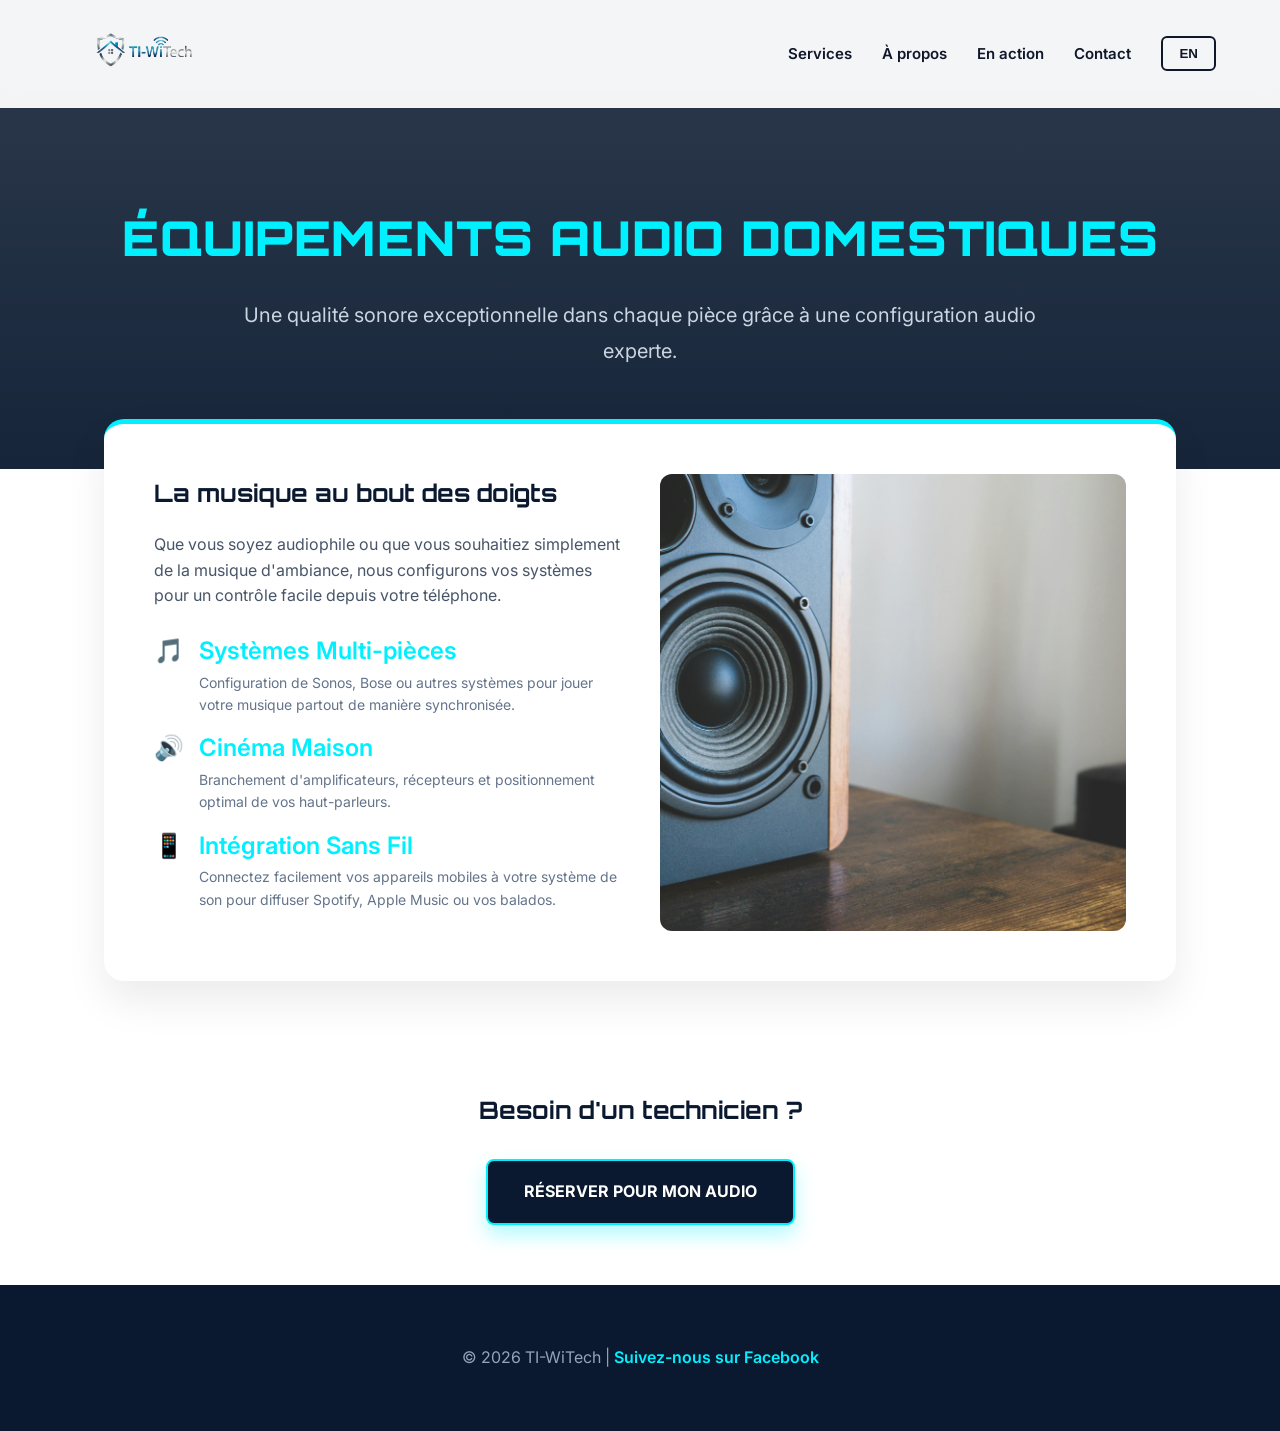
<file: service-audio.html>
<!DOCTYPE html>
<html lang="fr">
<head>
    <meta charset="UTF-8">
    <meta name="viewport" content="width=device-width, initial-scale=1.0">
    <title>Équipement Audio | TI-WiTech</title>
        <link href="https://fonts.googleapis.com/css2?family=Orbitron:wght@700;900&family=Inter:wght@400;600;700&display=swap" rel="stylesheet">

    <link rel="stylesheet" href="style.css">
    </head>
<body>
    <script>
        if (localStorage.getItem('siteTheme') === 'dark') {
            document.body.classList.add('dark-mode');
        }
    </script>
    <header>
        <a href="index.html" class="logo"><img src="logo.png" alt="TI-WiTech Logo"></a>
        <nav>
            <a href="index.html#services" id="nav-services">Services</a>
            <a href="index.html#about" id="nav-about">À propos</a>
            <a href="index.html#galerie" id="nav-galerie">En action</a>
            <a href="index.html#contact" id="nav-contact">Contact</a>
            <button class="lang-btn" onclick="toggleLang()">EN</button>
        </nav>
    </header>

    <section class="service-hero" style="background: linear-gradient(rgba(10, 25, 47, 0.85), rgba(10, 25, 47, 0.95)), url('https://images.unsplash.com/photo-1545454675-3531b543be5d?auto=format&fit=crop&w=1920&q=80') center/cover;">
        <h1 id="page-aud-title">ÉQUIPEMENTS AUDIO DOMESTIQUES</h1>
        <p id="page-aud-desc">Une qualité sonore exceptionnelle dans chaque pièce grâce à une configuration audio experte.</p>
    </section>

    <section class="service-details">
        <div class="details-grid">
            <div class="details-text">
                <h2 id="aud-detail-title">La musique au bout des doigts</h2>
                <p id="aud-detail-text">Que vous soyez audiophile ou que vous souhaitiez simplement de la musique d'ambiance, nous configurons vos systèmes pour un contrôle facile depuis votre téléphone.</p>
                
                <ul class="feature-list">
                    <li>
                        <span>🎵</span>
                        <div>
                            <span id="aud-feat-1-title">Systèmes Multi-pièces</span>
                            <p id="aud-feat-1-desc">Configuration de Sonos, Bose ou autres systèmes pour jouer votre musique partout de manière synchronisée.</p>
                        </div>
                    </li>
                    <li>
                        <span>🔊</span>
                        <div>
                            <span id="aud-feat-2-title">Cinéma Maison</span>
                            <p id="aud-feat-2-desc">Branchement d'amplificateurs, récepteurs et positionnement optimal de vos haut-parleurs.</p>
                        </div>
                    </li>
                    <li>
                        <span>📱</span>
                        <div>
                            <span id="aud-feat-3-title">Intégration Sans Fil</span>
                            <p id="aud-feat-3-desc">Connectez facilement vos appareils mobiles à votre système de son pour diffuser Spotify, Apple Music ou vos balados.</p>
                        </div>
                    </li>
                </ul>
            </div>
<div class="details-image">
    <img src="Audio.png" alt="Équipement Audio">
</div>
        </div>
    </section>

    <section class="action-section">
        <h2 style="margin-bottom: 30px; font-family: 'Orbitron', sans-serif; color: #0a192f;" id="aud-action-title">Besoin d'un technicien ?</h2>
        <a href="index.html?service=Audio#contact" class="btn-glowing" id="page-aud-cta">RÉSERVER POUR MON AUDIO</a>
    </section>

    <footer>
        <span id="footer-text">© 2026 TI-WiTech | </span><a href="https://www.facebook.com/share/1AQKgXYb18/?mibextid=wwXIfr" target="_blank" id="footer-fb">Suivez-nous sur Facebook</a>
    </footer>

    <script src="script.js"></script>
</body>
</html>
</file>
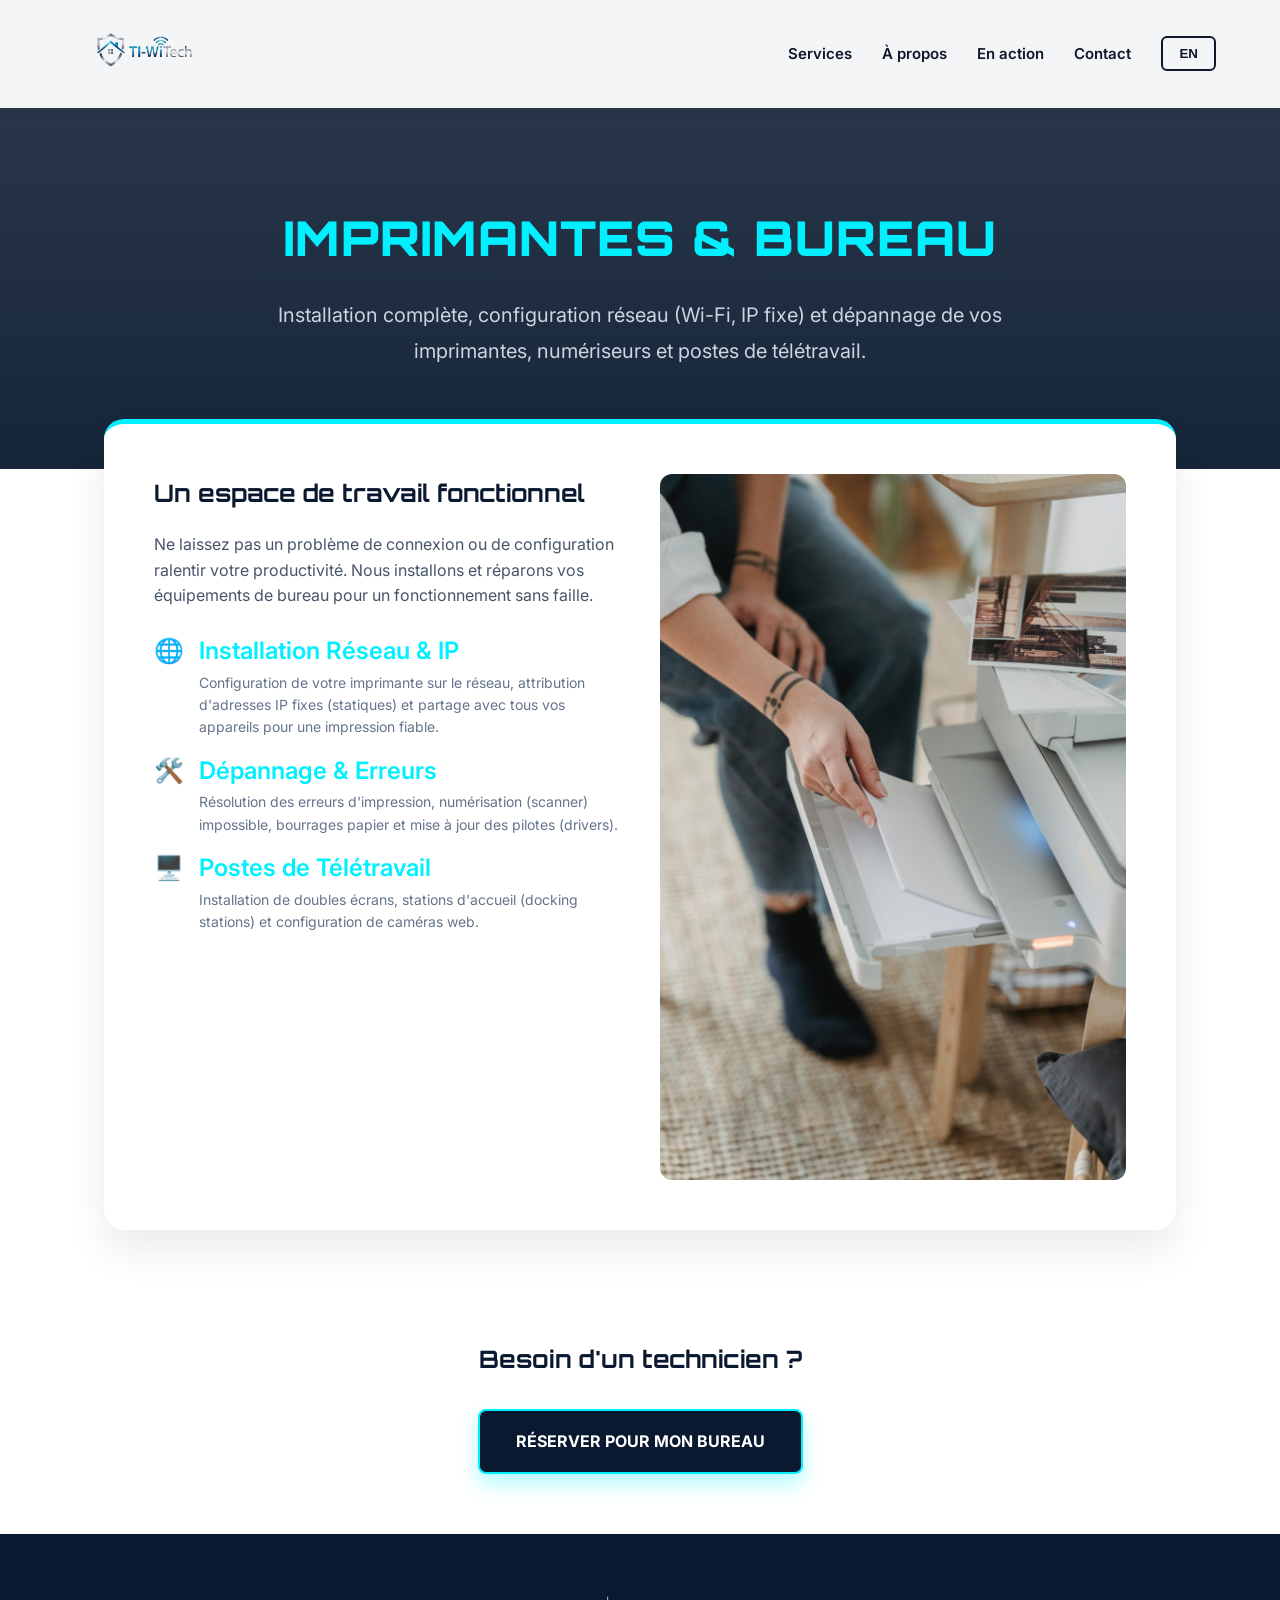
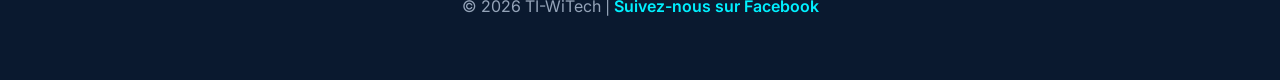
<file: service-imprimante.html>
<!DOCTYPE html>
<html lang="fr">
<head>
    <meta charset="UTF-8">
    <meta name="viewport" content="width=device-width, initial-scale=1.0">
    <title>Imprimantes & Bureau | TI-WiTech</title>
    <link href="https://fonts.googleapis.com/css2?family=Orbitron:wght@700;900&family=Inter:wght@400;600;700&display=swap" rel="stylesheet">
    <link rel="stylesheet" href="style.css">
</head>
<body>
    <script>
        if (localStorage.getItem('siteTheme') === 'dark') {
            document.body.classList.add('dark-mode');
        }
    </script>
    <header>
        <a href="index.html" class="logo"><img src="logo.png" alt="TI-WiTech Logo"></a>
        <nav>
            <a href="index.html#services" id="nav-services">Services</a>
            <a href="index.html#about" id="nav-about">À propos</a>
            <a href="index.html#galerie" id="nav-galerie">En action</a>
            <a href="index.html#contact" id="nav-contact">Contact</a>
            <button class="lang-btn" onclick="toggleLang()">EN</button>
        </nav>
    </header>

<section class="service-hero" style="background: linear-gradient(rgba(10, 25, 47, 0.85), rgba(10, 25, 47, 0.95)), url('https://images.unsplash.com/photo-1581090122319-8fab66e14d24?auto=format&fit=crop&w=1920&q=80') center/cover;">
        <h1 id="page-imp-title">IMPRIMANTES & BUREAU</h1>
        <p id="page-imp-desc">Installation complète, configuration réseau (Wi-Fi, IP fixe) et dépannage de vos imprimantes, numériseurs et postes de télétravail.</p>
    </section>

    <section class="service-details">
        <div class="details-grid">
            <div class="details-text">
                <h2 id="imp-detail-title">Un espace de travail fonctionnel</h2>
                <p id="imp-detail-text">Ne laissez pas un problème de connexion ou de configuration ralentir votre productivité. Nous installons et réparons vos équipements de bureau pour un fonctionnement sans faille.</p>
                
                <ul class="feature-list">
                    <li>
                        <span>🌐</span>
                        <div>
                            <span id="imp-feat-1-title">Installation Réseau & IP</span>
                            <p id="imp-feat-1-desc">Configuration de votre imprimante sur le réseau, attribution d'adresses IP fixes (statiques) et partage avec tous vos appareils pour une impression fiable.</p>
                        </div>
                    </li>
                    <li>
                        <span>🛠️</span>
                        <div>
                            <span id="imp-feat-2-title">Dépannage & Erreurs</span>
                            <p id="imp-feat-2-desc">Résolution des erreurs d'impression, numérisation (scanner) impossible, bourrages papier et mise à jour des pilotes (drivers).</p>
                        </div>
                    </li>
                    <li>
                        <span>🖥️</span>
                        <div>
                            <span id="imp-feat-3-title">Postes de Télétravail</span>
                            <p id="imp-feat-3-desc">Installation de doubles écrans, stations d'accueil (docking stations) et configuration de caméras web.</p>
                        </div>
                    </li>
                </ul>
            </div>
<div class="details-image">
    <img src="Imprimante.png" alt="Utilisation d'une imprimante">
</div>
        </div>
    </section>

    <section class="action-section">
        <h2 style="margin-bottom: 30px; font-family: 'Orbitron', sans-serif; color: #0a192f;" id="imp-action-title">Besoin d'un technicien ?</h2>
        <a href="index.html?service=Imprimante / Bureau#contact" class="btn-glowing" id="page-imp-cta">RÉSERVER POUR MON BUREAU</a>
    </section>

    <footer>
        <span id="footer-text">© 2026 TI-WiTech | </span><a href="https://www.facebook.com/share/1AQKgXYb18/?mibextid=wwXIfr" target="_blank" id="footer-fb">Suivez-nous sur Facebook</a>
    </footer>

    <script src="script.js"></script>
</body>
</html>
</file>
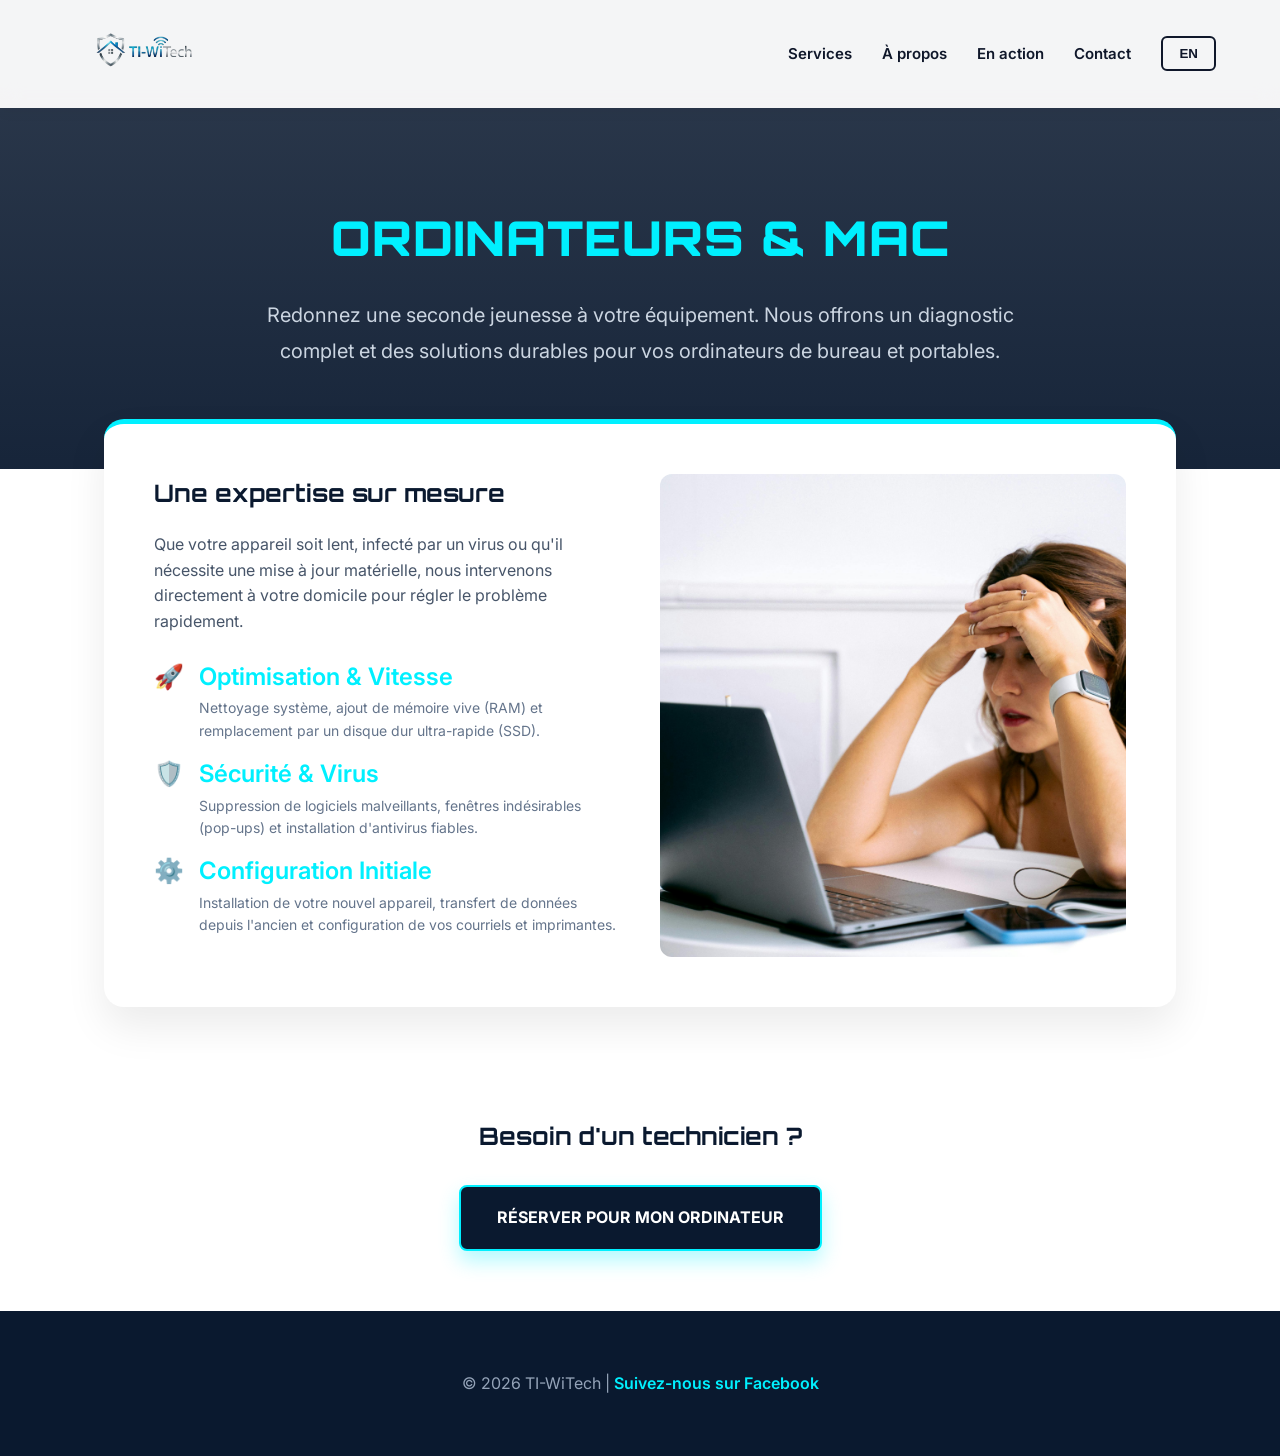
<file: service-ordinateur.html>
<!DOCTYPE html>
<html lang="fr">
<head>
    <meta charset="UTF-8">
    <meta name="viewport" content="width=device-width, initial-scale=1.0">
    <title>Service Ordinateurs & Mac | TI-WiTech</title>
   
    <link href="https://fonts.googleapis.com/css2?family=Orbitron:wght@700;900&family=Inter:wght@400;600;700&display=swap" rel="stylesheet">

<link rel="stylesheet" href="style.css">
</head>
<body>
<script>
        if (localStorage.getItem('siteTheme') === 'dark') {
            document.body.classList.add('dark-mode');
        }
    </script>
    <header>
        <a href="index.html" class="logo"><img src="logo.png" alt="TI-WiTech Logo"></a>
        <nav>
            <a href="index.html#services" id="nav-services">Services</a>
            <a href="index.html#about" id="nav-about">À propos</a>
            <a href="index.html#galerie" id="nav-galerie">En action</a>
            <a href="index.html#contact" id="nav-contact">Contact</a>
            <button class="lang-btn" onclick="toggleLang()">EN</button>
        </nav>
    </header>

  <section class="service-hero" style="background: linear-gradient(rgba(10, 25, 47, 0.85), rgba(10, 25, 47, 0.95)), url('https://images.unsplash.com/photo-1517336714731-489689fd1ca8?auto=format&fit=crop&w=1920&q=80') center/cover;">
        <h1 id="page-ord-title">ORDINATEURS & MAC</h1>
        <p id="page-ord-desc">Redonnez une seconde jeunesse à votre équipement. Nous offrons un diagnostic complet et des solutions durables pour vos ordinateurs de bureau et portables.</p>
    </section>

    <section class="service-details">
        <div class="details-grid">
            <div class="details-text">
                <h2 id="ord-detail-title">Une expertise sur mesure</h2>
                <p id="ord-detail-text">Que votre appareil soit lent, infecté par un virus ou qu'il nécessite une mise à jour matérielle, nous intervenons directement à votre domicile pour régler le problème rapidement.</p>
                
                <ul class="feature-list">
                    <li>
                        <span>🚀</span>
                        <div>
                            <span id="ord-feat-1-title">Optimisation & Vitesse</span>
                            <p id="ord-feat-1-desc">Nettoyage système, ajout de mémoire vive (RAM) et remplacement par un disque dur ultra-rapide (SSD).</p>
                        </div>
                    </li>
                    <li>
                        <span>🛡️</span>
                        <div>
                            <span id="ord-feat-2-title">Sécurité & Virus</span>
                            <p id="ord-feat-2-desc">Suppression de logiciels malveillants, fenêtres indésirables (pop-ups) et installation d'antivirus fiables.</p>
                        </div>
                    </li>
                    <li>
                        <span>⚙️</span>
                        <div>
                            <span id="ord-feat-3-title">Configuration Initiale</span>
                            <p id="ord-feat-3-desc">Installation de votre nouvel appareil, transfert de données depuis l'ancien et configuration de vos courriels et imprimantes.</p>
                        </div>
                    </li>
                </ul>
            </div>
            <div class="details-image">
                <img src="Ordinateur.png" alt="Réparation ordinateur">
            </div>
        </div>
    </section>

    <section class="action-section">
        <h2 style="margin-bottom: 30px; font-family: 'Orbitron', sans-serif; color: #0a192f;" id="ord-action-title">Besoin d'un technicien ?</h2>
        <a href="index.html?service=Ordinateur / Mac#contact" class="btn-glowing" id="page-ord-cta">RÉSERVER POUR MON ORDINATEUR</a>
    </section>

    <footer>
        <span id="footer-text">© 2026 TI-WiTech | </span><a href="https://www.facebook.com/share/1AQKgXYb18/?mibextid=wwXIfr" target="_blank" id="footer-fb">Suivez-nous sur Facebook</a>
    </footer>

    <script src="script.js"></script>
</body>
</html>
</file>
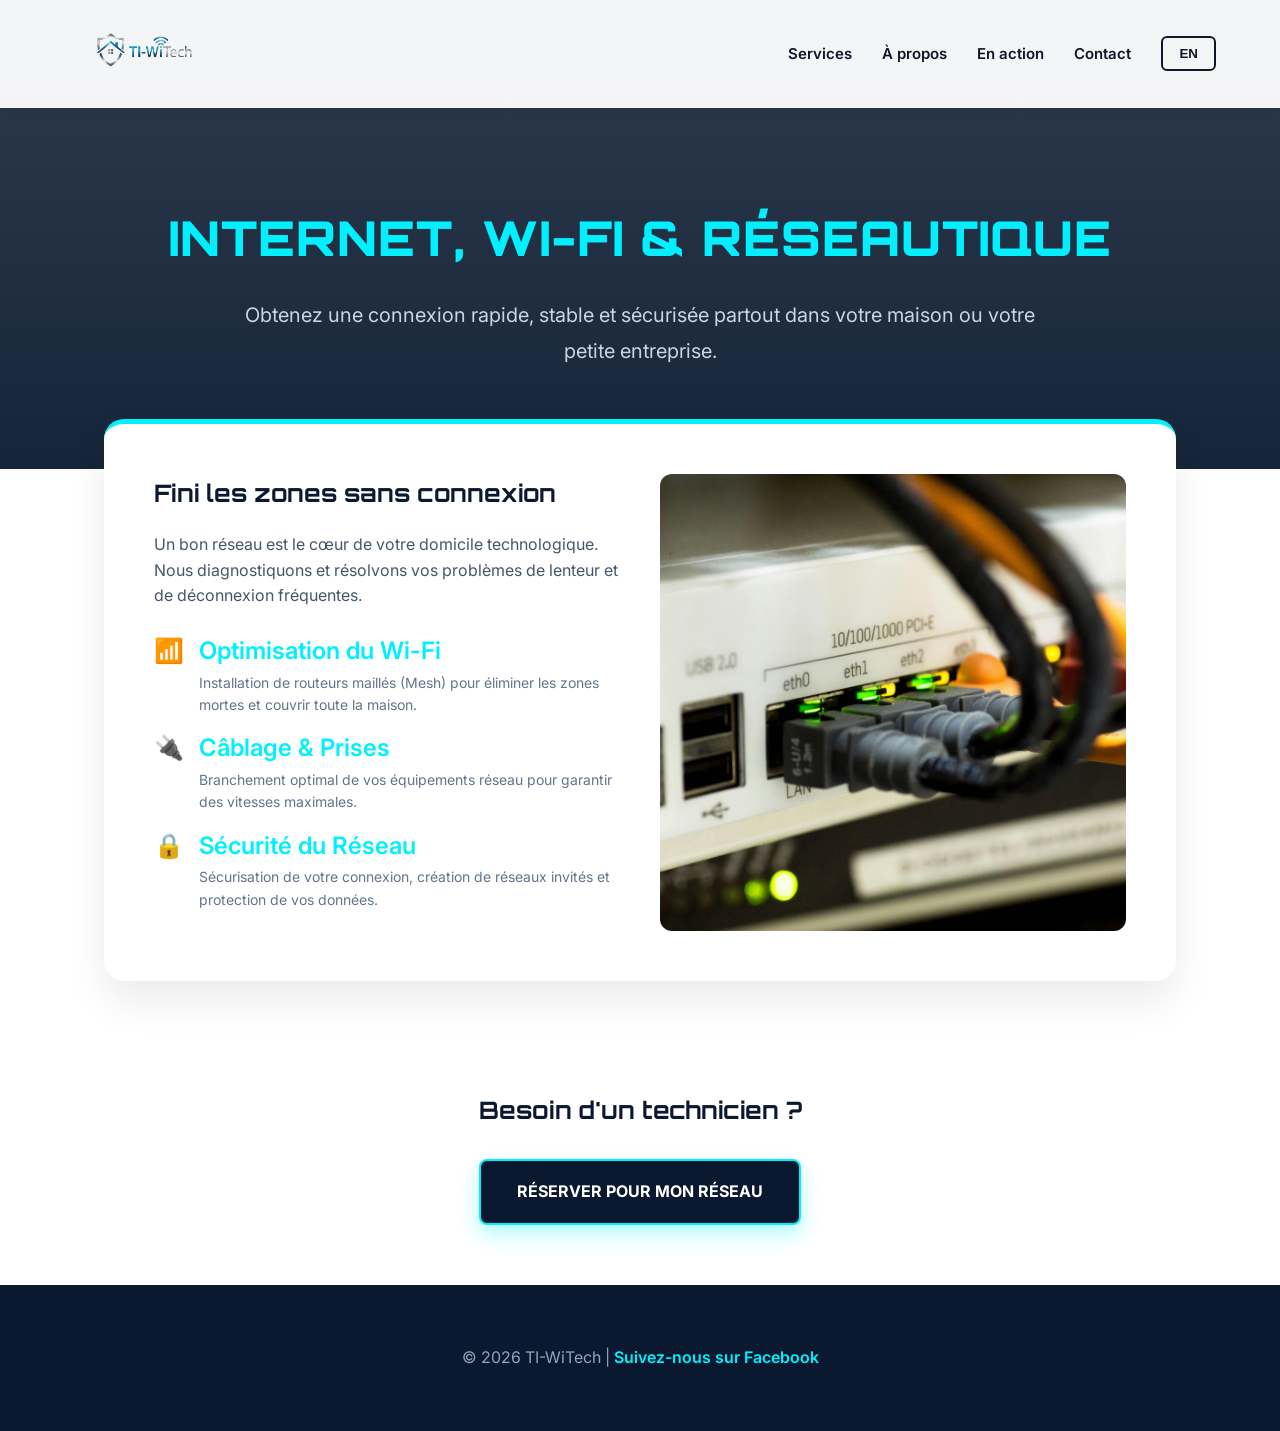
<file: service-reseau.html>
<!DOCTYPE html>
<html lang="fr">
<head>
    <meta charset="UTF-8">
    <meta name="viewport" content="width=device-width, initial-scale=1.0">
    <title>Internet & Wi-Fi | TI-WiTech</title>
    
    <link href="https://fonts.googleapis.com/css2?family=Orbitron:wght@700;900&family=Inter:wght@400;600;700&display=swap" rel="stylesheet">
    
    <link rel="stylesheet" href="style.css">
</head>
<body>
    <script>
        if (localStorage.getItem('siteTheme') === 'dark') {
            document.body.classList.add('dark-mode');
        }
    </script>
    <header>
        <a href="index.html" class="logo"><img src="logo.png" alt="TI-WiTech Logo"></a>
        <nav>
            <a href="index.html#services" id="nav-services">Services</a>
            <a href="index.html#about" id="nav-about">À propos</a>
            <a href="index.html#galerie" id="nav-galerie">En action</a>
            <a href="index.html#contact" id="nav-contact">Contact</a>
            <button class="lang-btn" onclick="toggleLang()">EN</button>
        </nav>
    </header>

    <section class="service-hero" style="background: linear-gradient(rgba(10, 25, 47, 0.85), rgba(10, 25, 47, 0.95)), url('https://images.unsplash.com/photo-1544197150-b99a580bb7a8?auto=format&fit=crop&w=1920&q=80') center/cover;">
        <h1 id="page-res-title">INTERNET, WI-FI & RÉSEAUTIQUE</h1>
        <p id="page-res-desc">Obtenez une connexion rapide, stable et sécurisée partout dans votre maison ou votre petite entreprise.</p>
    </section>

    <section class="service-details">
        <div class="details-grid">
            <div class="details-text">
                <h2 id="res-detail-title">Fini les zones sans connexion</h2>
                <p id="res-detail-text">Un bon réseau est le cœur de votre domicile technologique. Nous diagnostiquons et résolvons vos problèmes de lenteur et de déconnexion fréquentes.</p>
                
                <ul class="feature-list">
                    <li>
                        <span>📶</span>
                        <div>
                            <span id="res-feat-1-title">Optimisation du Wi-Fi</span>
                            <p id="res-feat-1-desc">Installation de routeurs maillés (Mesh) pour éliminer les zones mortes et couvrir toute la maison.</p>
                        </div>
                    </li>
                    <li>
                        <span>🔌</span>
                        <div>
                            <span id="res-feat-2-title">Câblage & Prises</span>
                            <p id="res-feat-2-desc">Branchement optimal de vos équipements réseau pour garantir des vitesses maximales.</p>
                        </div>
                    </li>
                    <li>
                        <span>🔒</span>
                        <div>
                            <span id="res-feat-3-title">Sécurité du Réseau</span>
                            <p id="res-feat-3-desc">Sécurisation de votre connexion, création de réseaux invités et protection de vos données.</p>
                        </div>
                    </li>
                </ul>
            </div>
<div class="details-image">
    <img src="Internet.png" alt="Routeur et câbles Ethernet">
</div>
        </div>
    </section>

    <section class="action-section">
        <h2 style="margin-bottom: 30px; font-family: 'Orbitron', sans-serif; color: #0a192f;" id="res-action-title">Besoin d'un technicien ?</h2>
        <a href="index.html?service=Réseau / Wi-Fi#contact" class="btn-glowing" id="page-res-cta">RÉSERVER POUR MON RÉSEAU</a>
    </section>

    <footer>
        <span id="footer-text">© 2026 TI-WiTech | </span><a href="https://www.facebook.com/share/1AQKgXYb18/?mibextid=wwXIfr" target="_blank" id="footer-fb">Suivez-nous sur Facebook</a>
    </footer>

    <script src="script.js"></script>
</body>
</html>
</file>
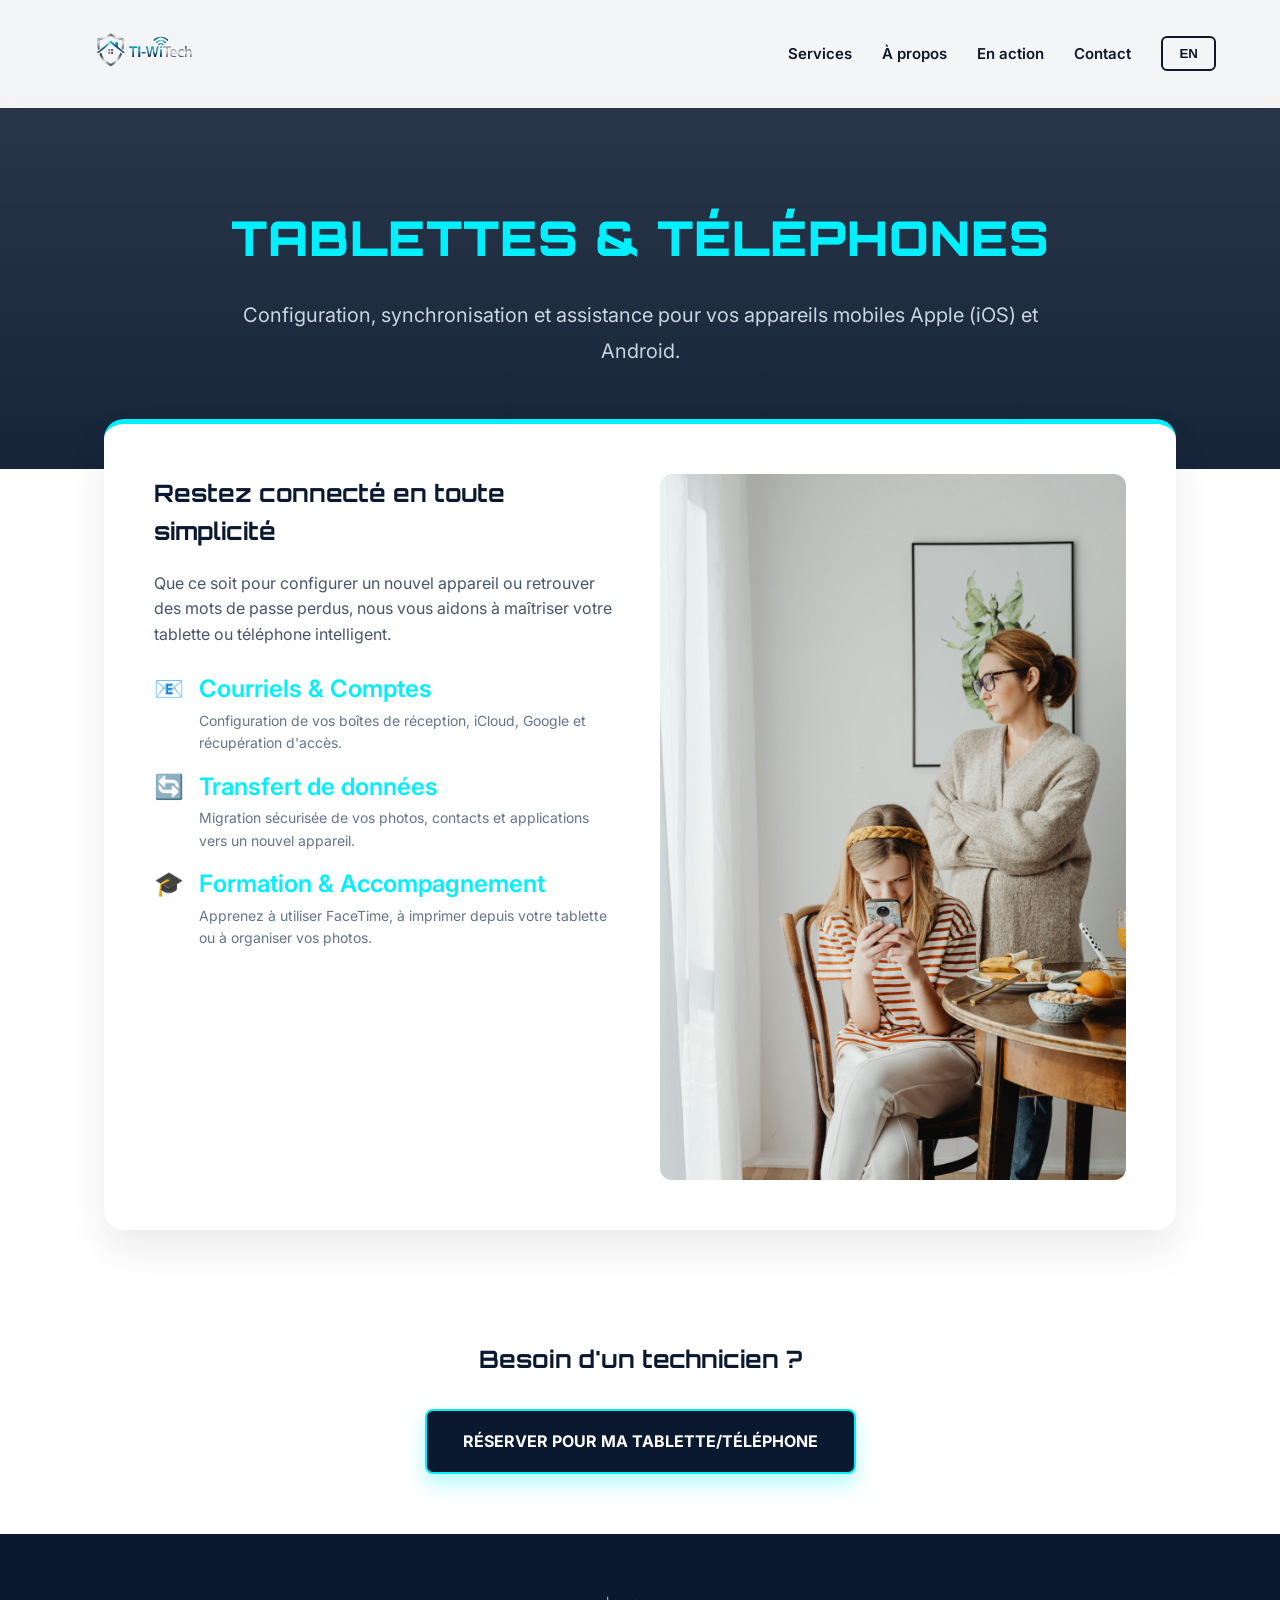
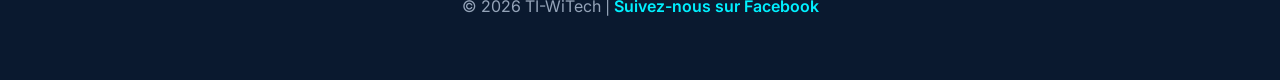
<file: service-tablette.html>
<!DOCTYPE html>
<html lang="fr">
<head>
    <meta charset="UTF-8">
    <meta name="viewport" content="width=device-width, initial-scale=1.0">
    <title>Tablettes & Téléphones | TI-WiTech</title>
        <link href="https://fonts.googleapis.com/css2?family=Orbitron:wght@700;900&family=Inter:wght@400;600;700&display=swap" rel="stylesheet">

<link rel="stylesheet" href="style.css">
    </head>
<body>
    <script>
        if (localStorage.getItem('siteTheme') === 'dark') {
            document.body.classList.add('dark-mode');
        }
    </script>
    <header>
        <a href="index.html" class="logo"><img src="logo.png" alt="TI-WiTech Logo"></a>
        <nav>
            <a href="index.html#services" id="nav-services">Services</a>
            <a href="index.html#about" id="nav-about">À propos</a>
            <a href="index.html#galerie" id="nav-galerie">En action</a>
            <a href="index.html#contact" id="nav-contact">Contact</a>
            <button class="lang-btn" onclick="toggleLang()">EN</button>
        </nav>
    </header>

    <section class="service-hero" style="background: linear-gradient(rgba(10, 25, 47, 0.85), rgba(10, 25, 47, 0.95)), url('https://images.unsplash.com/photo-1512941937669-90a1b58e7e9c?auto=format&fit=crop&w=1920&q=80') center/cover;">
        <h1 id="page-tab-title">TABLETTES & TÉLÉPHONES</h1>
        <p id="page-tab-desc">Configuration, synchronisation et assistance pour vos appareils mobiles Apple (iOS) et Android.</p>
    </section>

    <section class="service-details">
        <div class="details-grid">
            <div class="details-text">
                <h2 id="tab-detail-title">Restez connecté en toute simplicité</h2>
                <p id="tab-detail-text">Que ce soit pour configurer un nouvel appareil ou retrouver des mots de passe perdus, nous vous aidons à maîtriser votre tablette ou téléphone intelligent.</p>
                
                <ul class="feature-list">
                    <li>
                        <span>📧</span>
                        <div>
                            <span id="tab-feat-1-title">Courriels & Comptes</span>
                            <p id="tab-feat-1-desc">Configuration de vos boîtes de réception, iCloud, Google et récupération d'accès.</p>
                        </div>
                    </li>
                    <li>
                        <span>🔄</span>
                        <div>
                            <span id="tab-feat-2-title">Transfert de données</span>
                            <p id="tab-feat-2-desc">Migration sécurisée de vos photos, contacts et applications vers un nouvel appareil.</p>
                        </div>
                    </li>
                    <li>
                        <span>🎓</span>
                        <div>
                            <span id="tab-feat-3-title">Formation & Accompagnement</span>
                            <p id="tab-feat-3-desc">Apprenez à utiliser FaceTime, à imprimer depuis votre tablette ou à organiser vos photos.</p>
                        </div>
                    </li>
                </ul>
            </div>
            <div class="details-image">
                <img src="Téléphone.png" alt="Utilisation d'un téléphone intelligent">
            </div>
        </div>
    </section>

    <section class="action-section">
        <h2 style="margin-bottom: 30px; font-family: 'Orbitron', sans-serif; color: #0a192f;" id="tab-action-title">Besoin d'un technicien ?</h2>
        <a href="index.html?service=Tablette / Téléphone#contact" class="btn-glowing" id="page-tab-cta">RÉSERVER POUR MA TABLETTE/TÉLÉPHONE</a>
    </section>

    <footer>
        <span id="footer-text">© 2026 TI-WiTech | </span><a href="https://www.facebook.com/share/1AQKgXYb18/?mibextid=wwXIfr" target="_blank" id="footer-fb">Suivez-nous sur Facebook</a>
    </footer>

    <script src="script.js"></script>
</body>
</html>
</file>
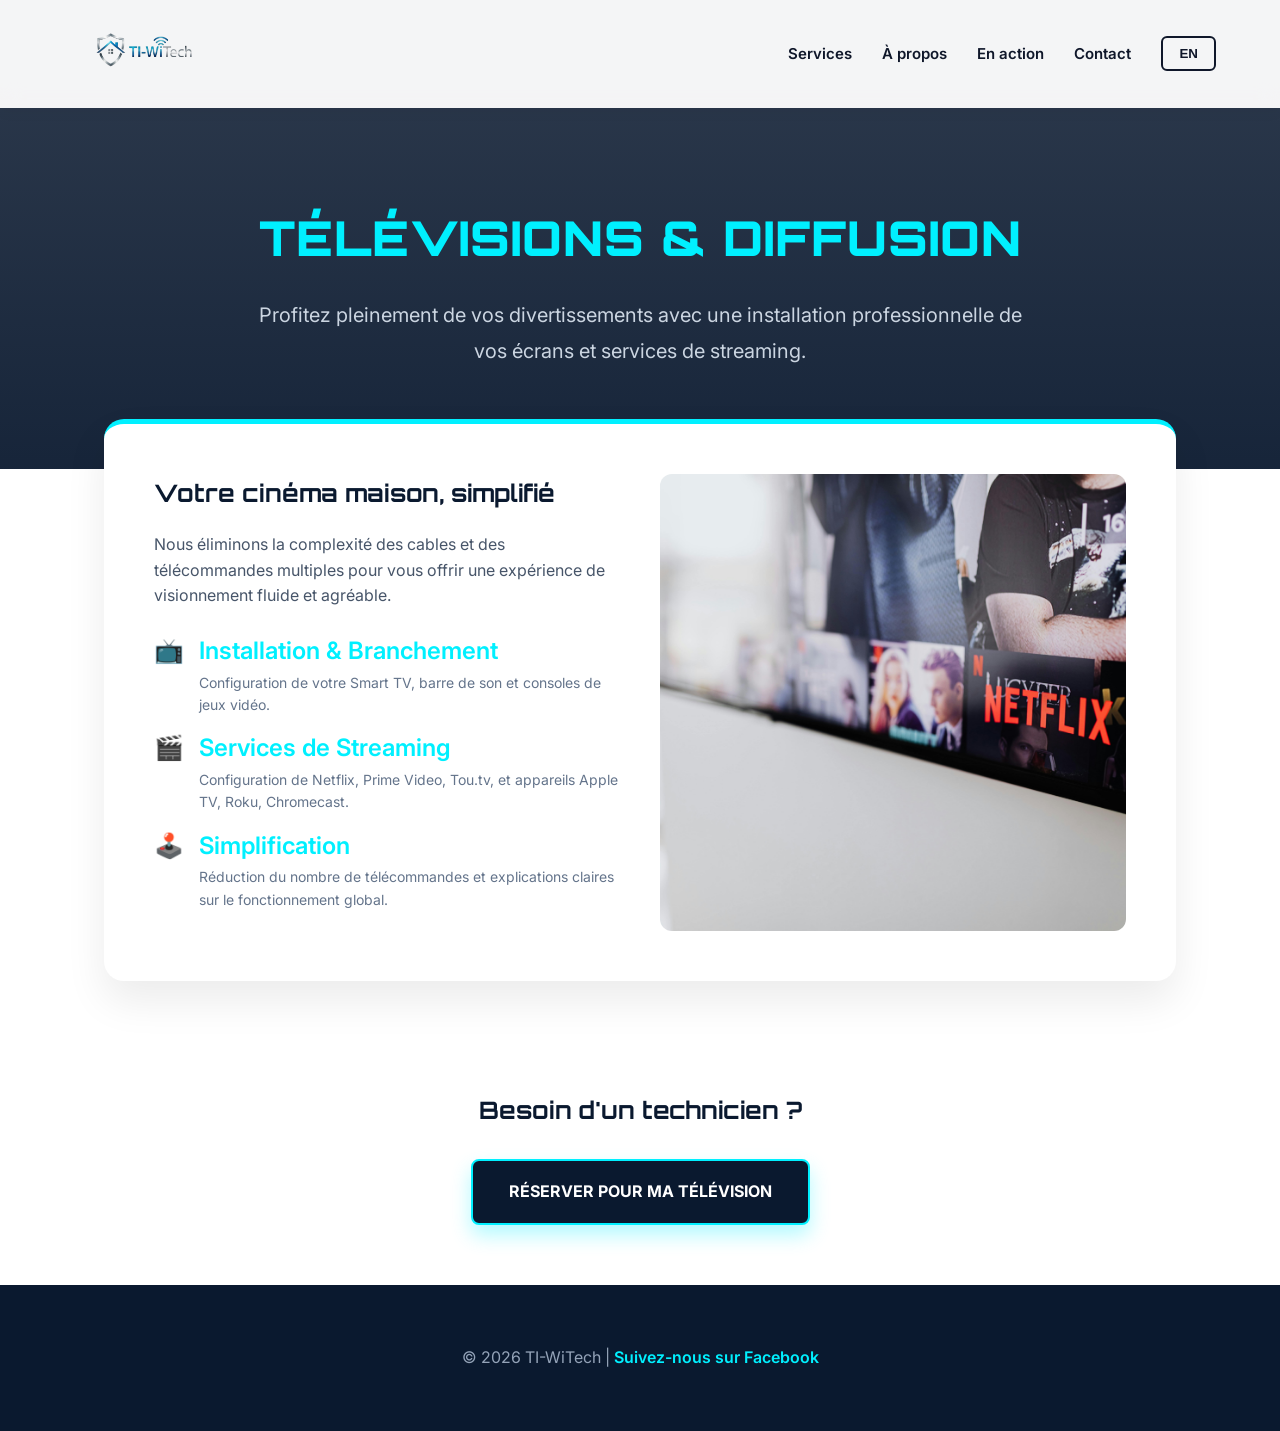
<file: service-tv.html>
<!DOCTYPE html>
<html lang="fr">
<head>
    <meta charset="UTF-8">
    <meta name="viewport" content="width=device-width, initial-scale=1.0">
    <title>Télévisions & Diffusion | TI-WiTech</title>
        <link href="https://fonts.googleapis.com/css2?family=Orbitron:wght@700;900&family=Inter:wght@400;600;700&display=swap" rel="stylesheet">

<link rel="stylesheet" href="style.css">
    </head>
<body>
    <script>
        if (localStorage.getItem('siteTheme') === 'dark') {
            document.body.classList.add('dark-mode');
        }
    </script>
    <header>
        <a href="index.html" class="logo"><img src="logo.png" alt="TI-WiTech Logo"></a>
        <nav>
            <a href="index.html#services" id="nav-services">Services</a>
            <a href="index.html#about" id="nav-about">À propos</a>
            <a href="index.html#galerie" id="nav-galerie">En action</a>
            <a href="index.html#contact" id="nav-contact">Contact</a>
            <button class="lang-btn" onclick="toggleLang()">EN</button>
        </nav>
    </header>

    <section class="service-hero" style="background: linear-gradient(rgba(10, 25, 47, 0.85), rgba(10, 25, 47, 0.95)), url('https://images.unsplash.com/photo-1593784991095-a205069470b6?auto=format&fit=crop&w=1920&q=80') center/cover;">
        <h1 id="page-tv-title">TÉLÉVISIONS & DIFFUSION</h1>
        <p id="page-tv-desc">Profitez pleinement de vos divertissements avec une installation professionnelle de vos écrans et services de streaming.</p>
    </section>

    <section class="service-details">
        <div class="details-grid">
            <div class="details-text">
                <h2 id="tv-detail-title">Votre cinéma maison, simplifié</h2>
                <p id="tv-detail-text">Nous éliminons la complexité des câbles et des télécommandes multiples pour vous offrir une expérience de visionnement fluide et agréable.</p>
                
                <ul class="feature-list">
                    <li>
                        <span>📺</span>
                        <div>
                            <span id="tv-feat-1-title">Installation & Branchement</span>
                            <p id="tv-feat-1-desc">Configuration de votre Smart TV, barre de son et consoles de jeux vidéo.</p>
                        </div>
                    </li>
                    <li>
                        <span>🎬</span>
                        <div>
                            <span id="tv-feat-2-title">Services de Streaming</span>
                            <p id="tv-feat-2-desc">Configuration de Netflix, Prime Video, Tou.tv, et appareils Apple TV, Roku, Chromecast.</p>
                        </div>
                    </li>
                    <li>
                        <span>🕹️</span>
                        <div>
                            <span id="tv-feat-3-title">Simplification</span>
                            <p id="tv-feat-3-desc">Réduction du nombre de télécommandes et explications claires sur le fonctionnement global.</p>
                        </div>
                    </li>
                </ul>
            </div>
            <div class="details-image">
                <img src="Télévision.png" alt="Télévision et cinéma maison">
            </div>
        </div>
    </section>

    <section class="action-section">
        <h2 style="margin-bottom: 30px; font-family: 'Orbitron', sans-serif; color: #0a192f;" id="tv-action-title">Besoin d'un technicien ?</h2>
        <a href="index.html?service=Télévision / Diffusion#contact" class="btn-glowing" id="page-tv-cta">RÉSERVER POUR MA TÉLÉVISION</a>
    </section>

    <footer>
        <span id="footer-text">© 2026 TI-WiTech | </span><a href="https://www.facebook.com/share/1AQKgXYb18/?mibextid=wwXIfr" target="_blank" id="footer-fb">Suivez-nous sur Facebook</a>
    </footer>

    <script src="script.js"></script>
</body>
</html>
</file>
<file: style.css>
/* =========================================
   STYLE.CSS - TI-WiTech
   Toutes les règles de design du site
========================================= */

/* --- 1. STYLES DE BASE --- */
* { margin: 0; padding: 0; box-sizing: border-box; }
html { scroll-behavior: smooth; }
body { font-family: 'Inter', sans-serif; background-color: #ffffff; color: #334155; overflow-x: hidden; line-height: 1.6; }

/* --- 2. EN-TÊTE ET NAVIGATION --- */
header { position: fixed; top: 0; left: 0; width: 100%; padding: 5px 5%; display: flex; justify-content: space-between; align-items: center; background: rgba(255, 255, 255, 0.95); backdrop-filter: blur(10px); z-index: 1000; box-shadow: 0 2px 15px rgba(0,0,0,0.05); }
.logo img { height: 90px; width: auto; transition: 0.3s; }
nav { display: flex; align-items: center; gap: 30px; }
nav a { text-decoration: none; color: #0f172a; font-weight: 600; font-size: 15px; transition: 0.3s; position: relative; }
nav a:hover { color: #00f0ff; }
nav a::after { content: ''; position: absolute; width: 0; height: 2px; bottom: -5px; left: 0; background-color: #00f0ff; transition: 0.3s; }
nav a:hover::after { width: 100%; }
.lang-btn { padding: 8px 16px; border: 2px solid #0f172a; background: transparent; color: #0f172a; font-weight: 700; cursor: pointer; border-radius: 6px; transition: 0.3s; }
.lang-btn:hover { border-color: #00f0ff; color: #00f0ff; transform: scale(1.05); }

/* --- 3. BOUTONS GÉNÉRAUX --- */
.btn-container { display: flex; gap: 15px; justify-content: center; flex-wrap: wrap; }
.btn-glowing { padding: 18px 36px; background: #0a192f; border: 2px solid #00f0ff; border-radius: 8px; font-family: 'Inter', sans-serif; font-weight: 700; font-size: 16px; color: white; text-decoration: none; cursor: pointer; transition: all 0.3s ease; box-shadow: 0 10px 20px rgba(0, 240, 255, 0.3); display: inline-block; text-align: center;}
.btn-glowing:hover { transform: translateY(-3px); box-shadow: 0 15px 30px rgba(0, 240, 255, 0.5); background: #0d2342; }
.btn-facebook { background: transparent; color: #0a192f; border-color: #0a192f; box-shadow: none; }

/* --- 4. ACCUEIL - SECTION HERO --- */
.hero { position: relative; padding: 180px 5% 100px 5%; text-align: center; background-image: url('fond-lignes.png'); background-size: cover; background-position: center; background-repeat: no-repeat; min-height: 70vh; display: flex; flex-direction: column; justify-content: center; align-items: center; }
.hero h1 { font-family: 'Orbitron', sans-serif; font-size: clamp(32px, 5vw, 56px); font-weight: 900; color: #0a192f; text-transform: uppercase; line-height: 1.1; letter-spacing: 1px; margin-bottom: 20px; }
.hero h2 { font-size: 18px; color: #00f0ff; font-family: 'Orbitron', sans-serif; margin-bottom: 25px; background: #0a192f; display: inline-block; padding: 8px 20px; border-radius: 4px; box-shadow: 0 4px 15px rgba(0, 240, 255, 0.2); }
.hero p { font-size: 20px; color: #475569; margin-bottom: 45px; font-weight: 500; max-width: 700px; }

/* --- 5. SECTIONS GÉNÉRALES --- */
.container { max-width: 1200px; margin: 0 auto; padding: 0 5%; }
.section { padding: 100px 0; }
.section h3 { font-family: 'Inter', sans-serif; font-size: 32px; font-weight: 800; color: #0a192f; text-transform: uppercase; margin-bottom: 50px; display: flex; align-items: center; gap: 20px; }
.section h3::after { content: ""; height: 3px; flex: 1; background: linear-gradient(to right, #00f0ff, transparent); }

/* --- 6. ACCUEIL - CARTES DE SERVICES --- */
.services-grid { display: grid; grid-template-columns: repeat(auto-fit, minmax(320px, 1fr)); gap: 30px; }
.service-card { text-decoration: none; display: block; background: #ffffff; padding: 40px 30px; border-radius: 12px; border: 1px solid #f1f5f9; border-bottom: 5px solid #00f0ff; box-shadow: 0 10px 30px rgba(0,0,0,0.02); transition: all 0.4s cubic-bezier(0.175, 0.885, 0.32, 1.275); cursor: pointer; text-align: center; }
.service-card:hover { transform: translateY(-10px); box-shadow: 0 20px 40px rgba(0,0,0,0.08); border-bottom-color: #0a192f; }
.service-card p { font-weight: 700; color: #0a192f; font-size: 18px; }

/* --- 7. ACCUEIL - À PROPOS & GALERIE --- */
.about-wrapper { display: grid; grid-template-columns: 1.2fr 0.8fr; align-items: center; gap: 60px; }
.about-content { flex: none; }
.about-text { font-size: 18px; color: #475569; line-height: 1.8; }
.about-image { border-radius: 20px; overflow: hidden; box-shadow: 0 25px 50px -12px rgba(0, 0, 0, 0.15); position: relative; }
.about-image img { width: 100%; height: auto; display: block; }
.territory-box { background: #f8fafc; padding: 25px; border-radius: 12px; border-left: 5px solid #00f0ff; margin-top: 30px; display: block;}

.gallery-grid { display: grid; grid-template-columns: repeat(3, 1fr); gap: 25px; }
.gallery-item { border-radius: 15px; overflow: hidden; aspect-ratio: 16/10; box-shadow: 0 10px 20px rgba(0,0,0,0.05); }
.gallery-item img { width: 100%; height: 100%; object-fit: cover; transition: 0.5s; cursor: pointer; }
.gallery-item:hover img { transform: scale(1.1); }

/* --- 8. ACCUEIL - FORMULAIRE DE CONTACT --- */
.contact-info-cards { display: grid; grid-template-columns: 1fr 1fr; gap: 25px; margin-bottom: 40px; }
.contact-card { background: #0a192f; color: white; padding: 25px; border-radius: 12px; transition: 0.3s; display: flex; align-items: center; justify-content: center; gap: 15px; font-size: 18px; text-decoration: none; font-weight: 600; }
.contact-card:hover { background: #00f0ff; color: #0a192f; transform: translateY(-3px); }
.contact-form { background: #ffffff; padding: 50px; border-radius: 20px; border: 1px solid #f1f5f9; box-shadow: 0 30px 60px rgba(0,0,0,0.05); max-width: 1000px; margin: 0 auto 60px auto; }
.form-row { display: flex; gap: 20px; margin-bottom: 20px; }
.form-group { flex: 1; }
input[type="text"], input[type="email"], textarea, select { width: 100%; padding: 16px; border: 1px solid #cbd5e1; border-radius: 8px; font-size: 15px; background: #fcfdfe; }
.checkbox-section p { font-weight: 700; margin-bottom: 15px; color: #0a192f; }
.checkbox-grid { display: grid; grid-template-columns: repeat(3, 1fr); gap: 15px; background: #f8fafc; padding: 20px; border-radius: 12px; margin-bottom: 25px; }
.checkbox-label { display: flex; align-items: center; gap: 10px; font-size: 14px; cursor: pointer; font-weight: 600; }
.checkbox-label input { width: 18px; height: 18px; }

/* --- 9. PIED DE PAGE (FOOTER) --- */
footer { padding: 60px 20px; background: #0a192f; color: #94a3b8; text-align: center; }
footer a { color: #00f0ff; text-decoration: none; font-weight: 600; }

/* --- 10. PAGES DE SERVICES SPÉCIFIQUES --- */
.service-hero { position: relative; padding: 200px 5% 100px 5%; text-align: center; color: white; }
.service-hero h1 { font-family: 'Orbitron', sans-serif; font-size: clamp(32px, 4vw, 48px); font-weight: 900; color: #00f0ff; text-transform: uppercase; margin-bottom: 20px; letter-spacing: 1px;}
.service-hero p { font-size: 20px; color: #cbd5e1; max-width: 800px; margin: 0 auto; line-height: 1.8; }
.service-details { max-width: 1200px; margin: -50px auto 50px auto; padding: 0 5%; position: relative; z-index: 10; }
.details-grid { display: grid; grid-template-columns: 1fr 1fr; gap: 40px; background: #ffffff; padding: 50px; border-radius: 20px; box-shadow: 0 20px 40px rgba(0,0,0,0.08); border-top: 5px solid #00f0ff; }
.details-text h2 { font-family: 'Orbitron', sans-serif; font-size: 24px; color: #0a192f; margin-bottom: 20px; }
.details-text p { margin-bottom: 20px; font-size: 16px; color: #475569; }
.feature-list { list-style: none; margin-top: 30px; }
.feature-list li { display: flex; align-items: flex-start; gap: 15px; margin-bottom: 20px; font-size: 16px; font-weight: 600; color: #0a192f;}
.feature-list li span { font-size: 24px; color: #00f0ff; line-height: 1; }
.feature-list li p { font-size: 14px; color: #64748b; font-weight: 400; margin-top: 5px; margin-bottom: 0;}
.details-image img { width: 100%; height: 100%; object-fit: cover; border-radius: 12px; }
.action-section { text-align: center; padding: 60px 5%; }

/* --- BOUTON HAMBURGER (Caché sur ordinateur) --- */
.hamburger {
    display: none;
    background: none;
    border: none;
    font-size: 30px;
    color: #121212; /* <-- LE NOIR/GRIS FONCÉ POUR LE MODE CLAIR */
    cursor: pointer;
    margin-left: 10px;
}

/* --- 11. ADAPTATION MOBILE (RESPONSIVE) --- */
@media(max-width: 900px) {
    /* On réduit un peu l'espacement de l'en-tête */
    header { padding: 8px 15px; } 
    
    /* LA MAGIE EST ICI : On rapetisse le logo pour les cellulaires */
    .logo img { height: 70px; } 
    
    /* On rend le bouton de langue un poil plus discret */
    .lang-btn { padding: 5px 12px; font-size: 13px; }

    /* --- NOUVEAU : MENU HAMBURGER --- */
    .hamburger {
        display: block; /* On affiche le bouton ☰ sur cellulaire */
    }

    /* Le menu de base (caché) */
    nav {
        display: none; 
        position: absolute;
        top: 100%; /* S'ouvre juste en dessous de la barre */
        left: 0;
        width: 100%;
        background-color: #0a192f;
        flex-direction: column;
        padding: 10px 0;
        box-shadow: 0 8px 15px rgba(0,0,0,0.8);
    }

    /* Le menu quand il est ouvert (actif) */
    nav.active {
        display: flex !important;
    }

/* Le look des textes dans le menu ouvert */
    nav a {
        display: block !important;
        padding: 15px 20px;
        text-align: center;
        border-bottom: 1px solid #1e3a5f;
        font-size: 18px;
        color: #ffffff !important; /* <-- L'AJOUT EST ICI : Force le texte en blanc */
    }
    nav a:last-child {
        border-bottom: none;
    }
    /* ---------------------------------- */

    .hero { padding-top: 120px; } /* On remonte un peu le texte puisque l'en-tête est plus petit */
    .about-wrapper { grid-template-columns: 1fr; gap: 30px; }
    .gallery-grid { grid-template-columns: 1fr; }
    .contact-info-cards { grid-template-columns: 1fr; }
    .checkbox-grid { grid-template-columns: 1fr 1fr; } /* Tes 2 colonnes qui fonctionnent bien ! */
    .form-row { flex-direction: column; gap: 20px; }
    .contact-form { padding: 30px 20px; }
    .section { padding: 60px 0; }
    .details-grid { grid-template-columns: 1fr; padding: 30px; }
}

/* --- 12. MODE SOMBRE (DARK MODE) BLINDÉ --- */
.theme-btn {
    background: none;
    border: none;
    font-size: 20px;
    cursor: pointer;
    margin-right: 15px;
    transition: transform 0.3s ease;
}
.theme-btn:hover { transform: scale(1.1); }

body.dark-mode {
    background-color: #121212 !important;
    color: #e0e0e0 !important;
}
body.dark-mode header {
    background-color: #1a1a1a !important;
}
body.dark-mode nav a {
    color: #e0e0e0 !important;
}

/* 1. Couleurs des boîtes et formulaires */
body.dark-mode .service-card, 
body.dark-mode .contact-info-cards div,
body.dark-mode .contact-form,
body.dark-mode .details-text,
body.dark-mode .details-grid,
body.dark-mode .territory-box {
    background-color: #1e1e1e !important;
    color: #e0e0e0 !important;
    box-shadow: 0 4px 15px rgba(0, 0, 0, 0.8) !important;
}

/* 2. Fond des cases à cocher */
body.dark-mode .checkbox-grid {
    background-color: #2a2a2a !important;
    border: 1px solid #555 !important;
}

/* 3. Boutons (EN/FR, Facebook, Hamburger) visibles en bleu néon */
body.dark-mode .lang-btn,
body.dark-mode .btn-outline,
body.dark-mode #cta-fb,
body.dark-mode .hamburger {
    color: #00f0ff !important; /* Le texte et l'icône deviennent néon */
}

/* On applique la bordure néon seulement aux boutons (pas au hamburger) */
body.dark-mode .lang-btn,
body.dark-mode .btn-outline,
body.dark-mode #cta-fb {
    border: 1px solid #00f0ff !important;
    background-color: transparent !important;
}

/* L'effet de survol (hover) pour ces boutons */
body.dark-mode .lang-btn:hover,
body.dark-mode .btn-outline:hover,
body.dark-mode #cta-fb:hover {
    background-color: #00f0ff !important;
    color: #0a192f !important;
}

/* 4. Textes et Titres */
body.dark-mode h1, body.dark-mode h2, body.dark-mode h3, 
body.dark-mode span {
    color: #00f0ff !important;
}

body.dark-mode p, body.dark-mode li, 
body.dark-mode .checkbox-grid label {
    color: #cccccc !important;
}

body.dark-mode footer {
    background-color: #0a0a0a !important;
    color: #888 !important;
}
body.dark-mode input, body.dark-mode select, body.dark-mode textarea {
    background-color: #2a2a2a !important;
    color: #ffffff !important;
    border: 1px solid #555 !important;
}
</file>
